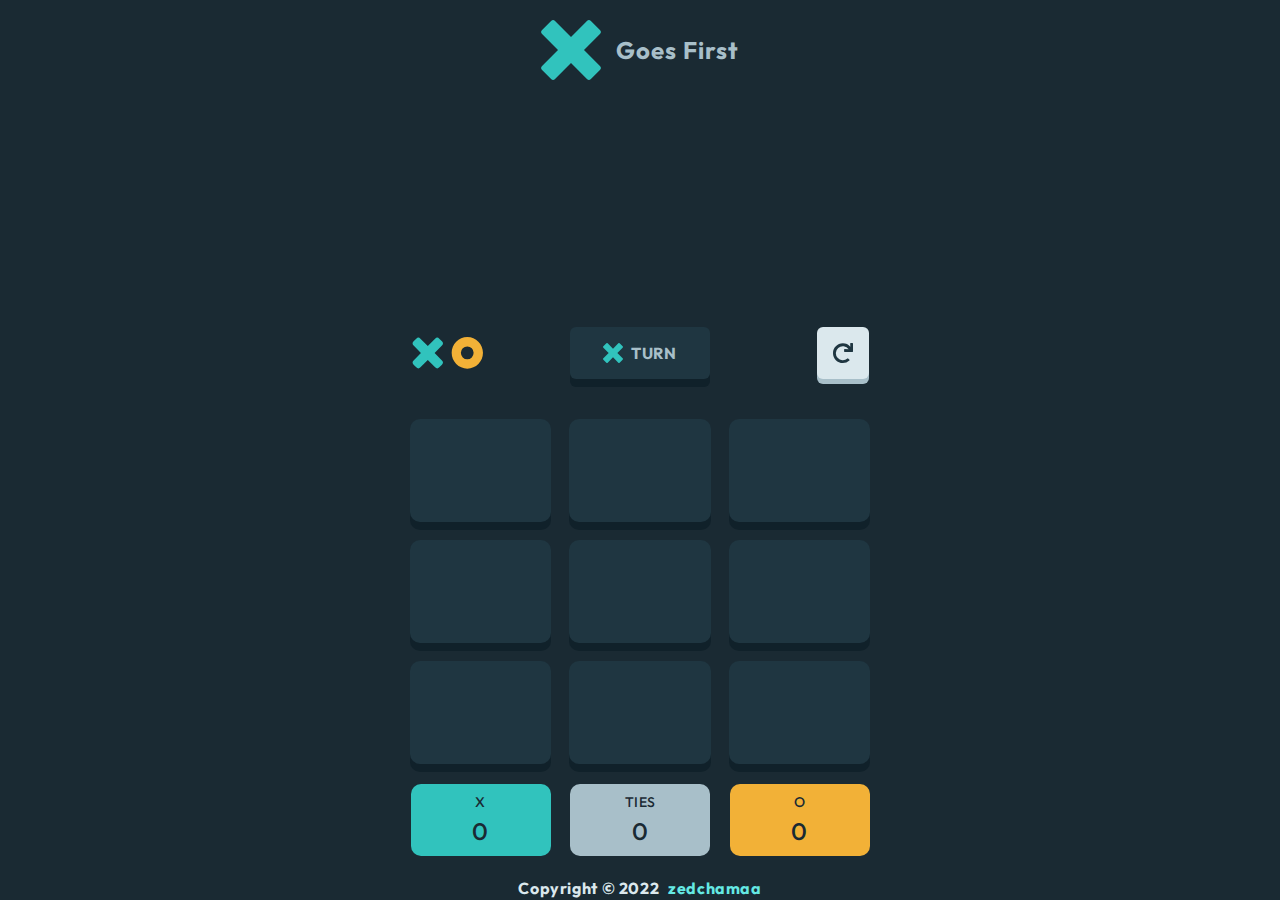
<file: index.html>
<!DOCTYPE html>
<html lang="en">
  <head>
    <meta charset="UTF-8" />
    <meta http-equiv="X-UA-Compatible" content="IE=edge" />
    <meta name="viewport" content="width=device-width, initial-scale=1.0" />
    <meta
      name="description"
      content="Feeling bored? Why not have fun and test your skills with this engaging Tic Tac Toe game!"
    />
    <meta name="keywords" content="tic tac toe, board games, board game" />
    <script src="/js/main.js" defer></script>
    <link rel="stylesheet" href="/css/style.css" />
    <link
      rel="icon"
      type="image/png"
      sizes="32x32"
      href="./assets/favicon-32x32.png"
    />
    <link rel="preconnect" href="https://fonts.googleapis.com" />
    <link rel="preconnect" href="https://fonts.gstatic.com" crossorigin />
    <link
      href="https://fonts.googleapis.com/css2?family=Outfit:wght@500;700&display=swap"
      rel="stylesheet"
    />
    <!-- Google Tag Manager -->
    <script>
      (function (w, d, s, l, i) {
        w[l] = w[l] || [];
        w[l].push({ "gtm.start": new Date().getTime(), event: "gtm.js" });
        var f = d.getElementsByTagName(s)[0],
          j = d.createElement(s),
          dl = l != "dataLayer" ? "&l=" + l : "";
        j.async = true;
        j.src = "https://www.googletagmanager.com/gtm.js?id=" + i + dl;
        f.parentNode.insertBefore(j, f);
      })(window, document, "script", "dataLayer", "GTM-KSZQTLQ");
    </script>
    <!-- End Google Tag Manager -->
    <title>Tic Tac Toe by ZED CHAMAA</title>
  </head>
  <body>
    <!-- Google Tag Manager (noscript) -->
    <noscript
      ><iframe
        src="https://www.googletagmanager.com/ns.html?id=GTM-KSZQTLQ"
        height="0"
        width="0"
        style="display: none; visibility: hidden"
      ></iframe
    ></noscript>
    <!-- End Google Tag Manager (noscript) -->
    <div class="container">
      <div class="messages">
        <div class="messages__first-turn">
          <img id="messages__mark" src="/assets/icon-x.svg" />
          <div><h2>Goes First</h2></div>
        </div>
        <div class="messages__ties hide">
          <h1>It's a tie!</h1>
        </div>
        <div class="main-messages hide">
          <div>
            <img id="img" class="messages__mark" src="/assets/icon-o.svg" />
          </div>
          <div id="mark-symbol" class="messages__O-mark">
            <h1>Takes The Round</h1>
          </div>
        </div>
      </div>
      <div class="game-header">
        <img class="game-header__logo" src="/assets/logo.svg" />
        <div class="player-turn">
          <img class="player-turn__mark" src="/assets/icon-x.svg" />
          <h4>TURN</h4>
        </div>
        <div class="restart" title="Next Round">
          <img class="restart__icon" src="/assets/icon-restart.svg" />
        </div>
      </div>
      <div class="board">
        <div class="box" id="0">
          <div></div>
        </div>
        <div class="box" id="1">
          <div></div>
        </div>
        <div class="box" id="2">
          <div></div>
        </div>
        <div class="box" id="3">
          <div></div>
        </div>
        <div class="box" id="4">
          <div></div>
        </div>
        <div class="box" id="5">
          <div></div>
        </div>
        <div class="box" id="6">
          <div></div>
        </div>
        <div class="box" id="7">
          <div></div>
        </div>
        <div class="box" id="8">
          <div></div>
        </div>
      </div>
      <div class="game-footer">
        <div class="icon icon--xmark">
          <div>X</div>
          <div class="score" id="x-score">0</div>
        </div>
        <div class="icon icon--ties">
          <div>TIES</div>
          <div class="score" id="ties">0</div>
        </div>
        <div class="icon icon--omark">
          <div>O</div>
          <div class="score" id="o-score">0</div>
        </div>
      </div>
      <footer>
        <div>
          <h4>
            Copyright &copy; 2022
            <a target="_blank" href="https://zedchamaa.com">zedchamaa</a>
          </h4>
        </div>
      </footer>
    </div>
  </body>
</html>
</file>
<file: css/style.css>
@import "./normalize.css";
:root {
  --color-accent-primary: #A8BFC9;
  --color-accent-secondary: #DBE8ED;
  --color-background-primary: #1A2A33;
  --color-background-secondary: #1F3641;
  --color-inner-shadow: #10212A;
  --color-o-primary: #F2B137;
  --color-o-secondary: #FFC860;
  --color-x-primary: #31C3BD;
  --color-x-secondary: #65E9E4;
}

*, *::after, *::before {
  box-sizing: border-box;
  margin: 0;
	padding: 0;
}

/* Typography */

html {
  font-size: 62.5%;
}

img {
  width: 100%;
}

body {
  background: var(--color-background-primary);
  color: var(--color-accent-primary);
  font-family: 'Outfit', sans-serif;
  font-size: 1.4rem;
  font-weight: 500;
  letter-spacing: 0.05rem;
  line-height: 1.5;
}

h1, h2, h3, h4 {
  font-weight: 700;
}

h1 {
  font-size: 2.4rem;
  letter-spacing: 0.156rem;
}

h2 {
  font-size: 2rem;
  letter-spacing: 0.094rem;
}

h3 {
  font-size: 1.6rem;
  letter-spacing: 0.078rem;
}

h4 {
  font-size: 1.4rem;
  letter-spacing: 0.063rem;
}

@media screen and (min-width: 1024px) {
  h1 {
    font-size: 4rem;
  }
  h2 {
    font-size: 2.4rem;
  }
  h3 {
    font-size: 2rem;
  }
  h4 {
    font-size: 1.6rem;
  }
}

/* Container */

.container {
  align-items: center;
  display: flex;
  flex-direction: column;
  height: 100vh;
  margin-top: 1rem;
  margin: 0 auto;
  width: 32.8rem;
}

@media screen and (min-width: 1024px) {
  .container {
    height: 95vh;
    margin-top: 2rem;
    margin: 0 auto;
    min-height: 90rem;
    width: 46rem;
  } 
}

/* Messages */

.messages {
  align-items: center;
  display: flex;
  flex-direction: column;
  margin-bottom: 2rem;
}

.messages__first-turn {
  align-items: center;
  display: flex;
  gap: 15px;
  justify-content: center;
  padding-top: 2rem;
}

.messages__mark {
  height: 3rem;
  width: 3rem;
}

#messages__mark {
  height: 3rem;
  width: 3rem;
}

.main-messages {
  align-items: center;
  display: flex;
  gap: 15px;
  justify-content: center;
}

.messages__ties {
  color: var(--color-accent-primary);
}

.messages__X-mark {
  color: var(--color-x-primary);
}

.messages__O-mark {
  color: var(--color-o-primary);
}

@media screen and (min-width: 1024px) {
  .messages__mark {
    height: 6rem;
    width: 6rem;
  }  
  #messages__mark {
    height: 6rem;
    width: 6rem;
  }  
}

/* Player Turn */

.player-turn {
  align-items: center;
  background: var(--color-background-secondary);
  border-radius: 6px;
  box-shadow: 0 8px var(--color-inner-shadow);
  color: var(--color-accent-primary);
  display: flex;
  gap: 8px;
  height: 4rem;
  justify-content: center;
  margin-right: 32px;
  width: 9.6rem;
}

.player-turn__mark {
  height: 1.6rem;
  width: 1.6rem;
}

@media screen and (min-width: 1024px) {
  .player-turn {
    margin-right: 20px;
  }
  .player-turn {
    height: 5.2rem;
    width: 14rem;
  }
  .player-turn__mark {
    height: 2rem;
    width: 2rem;
  }
}

/* Restart Button */

.restart {
  align-items: center;
  background: var(--color-accent-secondary);
  border-radius: 6px;
  box-shadow: 0 5px var(--color-accent-primary);
  cursor: pointer;
  display: flex;
  height: 4rem;
  justify-content: center;
  width: 4rem;
}

.restart__icon {
  height: 1.538rem;
  width: 1.538rem;
}

@media screen and (min-width: 1024px) {
  .restart {
    height: 5.2rem;
    width: 5.2rem;
  }
  .restart__icon {
    height: 2rem;
    width: 2rem;
  }
}

/* Game Header */

.game-header {
  align-items: center;
  display: flex;
  height: 4rem;
  justify-content: space-between;
  width: 32.8rem;
}

.game-header__logo {
  height: 3.2rem;
  width: 7.197rem;
}

@media screen and (min-width: 1024px) {
  .game-header {
    height: 5.2rem;
    width: 45.7rem;
  }
}

/* Game Board */

.board {
  display: grid;
  gap: 1.8rem;
  grid-template-columns: repeat(3, 1fr);
  grid-template-rows: repeat(3, 1fr);
  height: 32.8rem;
  margin-top: 4rem;
  width: 32.8rem;
}

.box {
  align-items: center;
  background-color: var(--color-background-secondary);
  border-radius: 10px;
  box-shadow: 0 8px var(--color-inner-shadow);
  cursor: pointer;
  display: flex;
  justify-content: center;
}

.box__X-winner {
  align-items: center;
  background-color: var(--color-x-primary);
  border-radius: 10px;
  box-shadow: 0 8px var(--color-inner-shadow);
  cursor: pointer;
  display: flex;
  justify-content: center;
}

.box__X-mark {
  content: url(/assets/icon-x.svg);
  height: 4rem;
  width: 4rem;
}

.box__X-mark-winner {
  content: url(/assets/icon-x-outline.svg);
  height: 4rem;
  width: 4rem;
}

.box__O-winner {
  align-items: center;
  background-color: var(--color-o-primary);
  border-radius: 10px;
  box-shadow: 0 8px var(--color-inner-shadow);
  cursor: pointer;
  display: flex;
  justify-content: center;
}

.box__O-mark {
  content: url(/assets/icon-o.svg);
  height: 4rem;
  width: 4rem;
}

.box__O-mark-winner {
  content: url(/assets/icon-o-outline.svg);
  height: 4rem;
  width: 4rem;
}

@media screen and (min-width: 1024px) {
  .board {
    height: 46rem;
    width: 46rem;
  }
  .box__X-mark {
    height: 6.4rem;
    width: 6.4rem;
  }
  .box__X-mark-winner {
    height: 6.4rem;
    width: 6.4rem;
  }
  .box__O-mark {
    height: 6.4rem;
    width: 6.4rem;
  }
  .box__O-mark-winner {
    height: 6.4rem;
    width: 6.4rem;
  }
}

/* Icons */

.icon {
  align-items: center;
  border-radius: 10px;
  display: flex;
  flex-direction: column;
  font-size: 1.2rem;
  height: 6.4rem;
  justify-content: center;
  width: 9.6rem;
}

.score {
  font-size: 2rem;
}

.icon--xmark {
  background-color: var(--color-x-primary);
  color: var(--color-background-primary);
}

.icon--ties {
  background-color: var(--color-accent-primary);
  color: var(--color-background-primary);
}

.icon--omark {
  background-color: var(--color-o-primary);
  color: var(--color-background-primary);
}

@media screen and (min-width: 1024px) {
  .icon {
    font-size: 1.4rem;
    height: 7.2rem;
    width: 14rem;
  }
  .score {
    font-size: 2.4rem;
  }
}

/* Game Footer */

.game-footer {
  display: flex;
  height: 6.4rem;
  justify-content: space-between;
  margin-top: 2rem;
  width: 32.8rem;
}

@media screen and (min-width: 1024px) {
  .game-footer {
    height: 7.2rem;
    width: 45.9rem;
  }
}

/* Footer */

footer {
color: var(--color-accent-secondary);
list-style-type: none;
margin-top: 2rem;
text-align: center;
width: 100%;
}

footer a {
  color: var(--color-x-secondary);
  margin-left: 5px;
  text-decoration: none;
}

footer a:hover {
  color: var(--color-o-secondary);
  text-decoration: none;
}

/* Miscellaneous */

.no-clicks {
  pointer-events: none;
}

.hide {
  visibility: hidden;
}

.full-hide {
  display: none;
}
</file>
